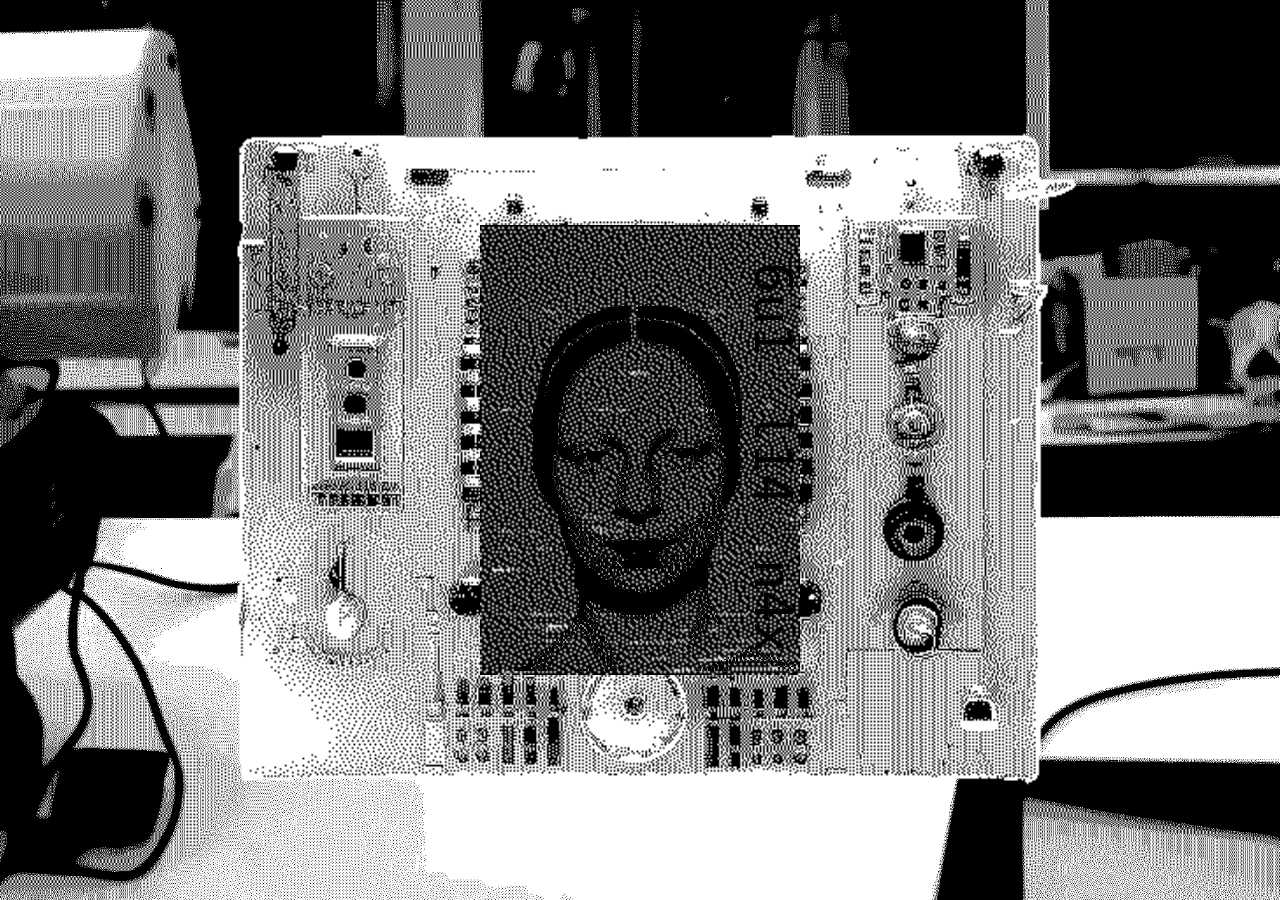
<file: exemple01/index.html>
<!DOCTYPE html>

<html>
    <head>
        <title>Portrait robot</title>
        <meta charset="utf-8">
        <link href="site.css" rel="stylesheet">
    </head>
    
    <body>
        <div id="machine">
            <div id="visage">
                <iframe id="frame1" src="frame1/a.html"></iframe>
                <iframe id="frame2" src="frame2/a.html"></iframe>
                <iframe id="frame3" src="frame3/a.html"></iframe>
            </div>
        </div>
    </body>

</html>
</file>
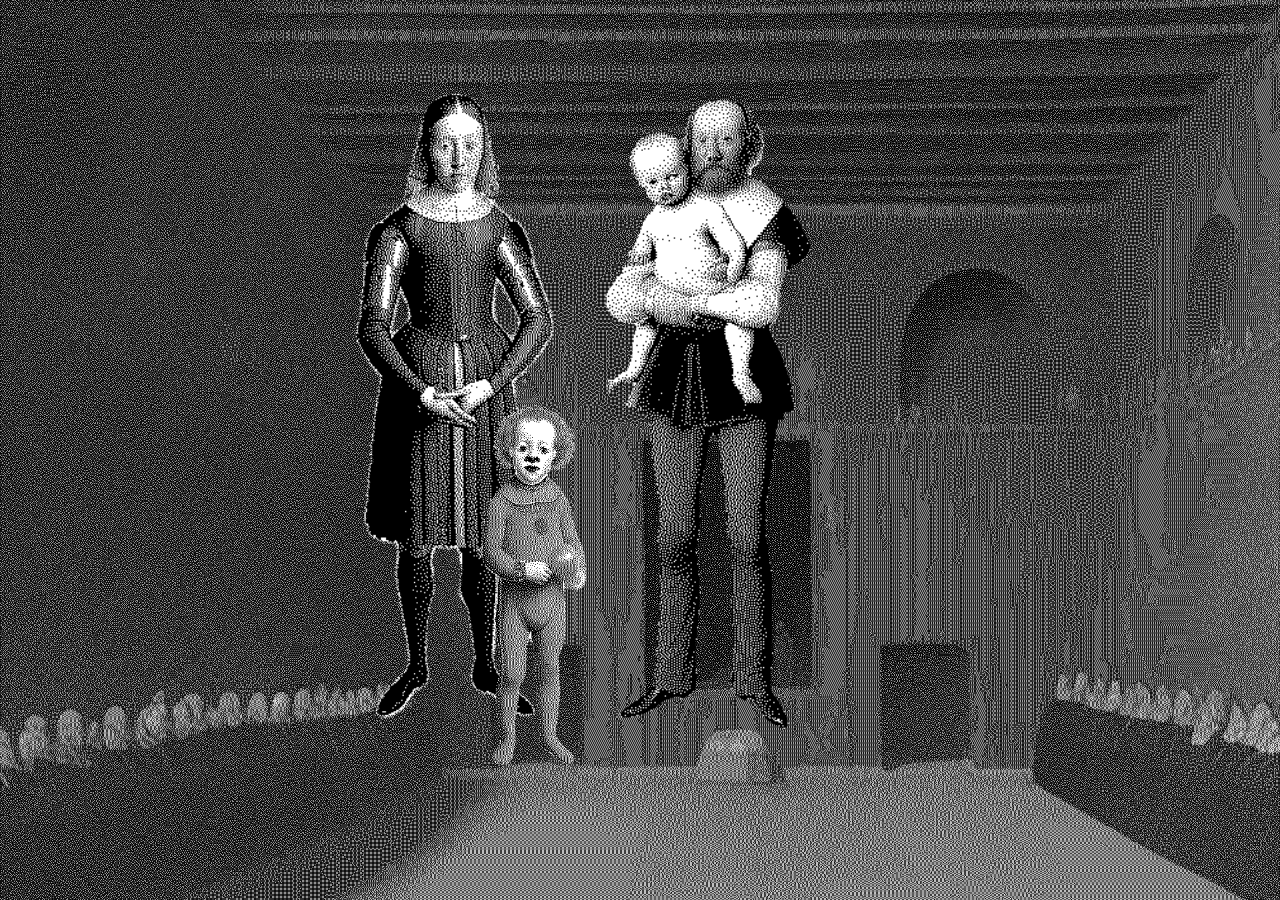
<file: exemple02/index.html>
<!DOCTYPE html>

<html>
    <head>
        <title>Autre exemple</title>
        <meta charset="utf-8">
        <link href="site.css" rel="stylesheet">
    </head>
    
    <body>
        <iframe id="frame1" src="frame1/01.html"></iframe>
        <iframe id="frame2" src="frame2/01.html"></iframe>
        <iframe id="frame3" src="frame3/01.html"></iframe>
    </body>

</html>
</file>
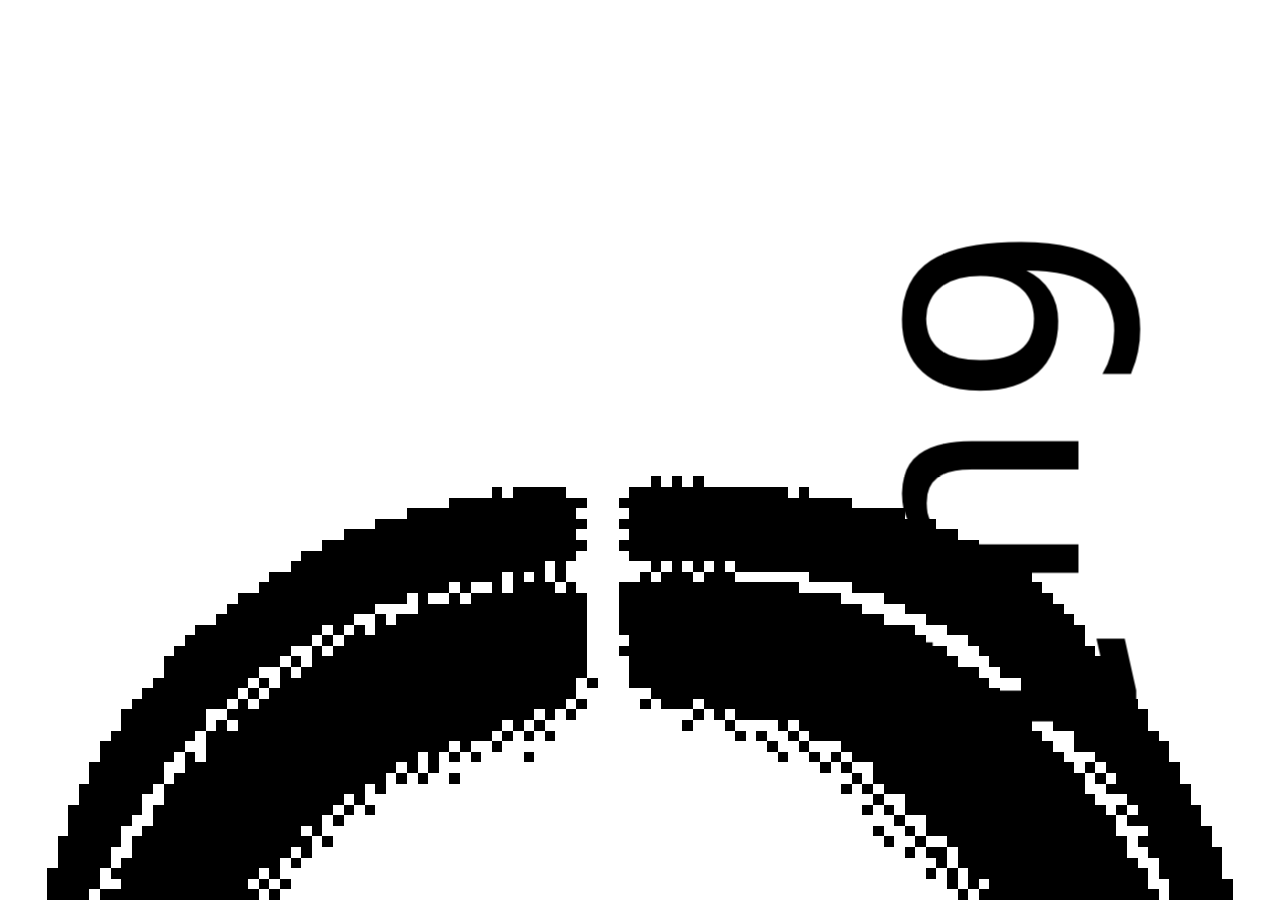
<file: exemple01/frame1/a.html>
<!DOCTYPE html>

<html>
    <head>
        <meta charset="utf-8">
        <link href="../frames.css" rel="stylesheet">
        <link href="frame1.css" rel="stylesheet">
    </head>
    
    <body>
        <a href="b.html">
            <div id="next"></div>
        </a>
        <h1>6u1</h1>
    </body>

    <style>
        body{
            background-image: url(a.png);
        }
    </style>

</html>
</file>
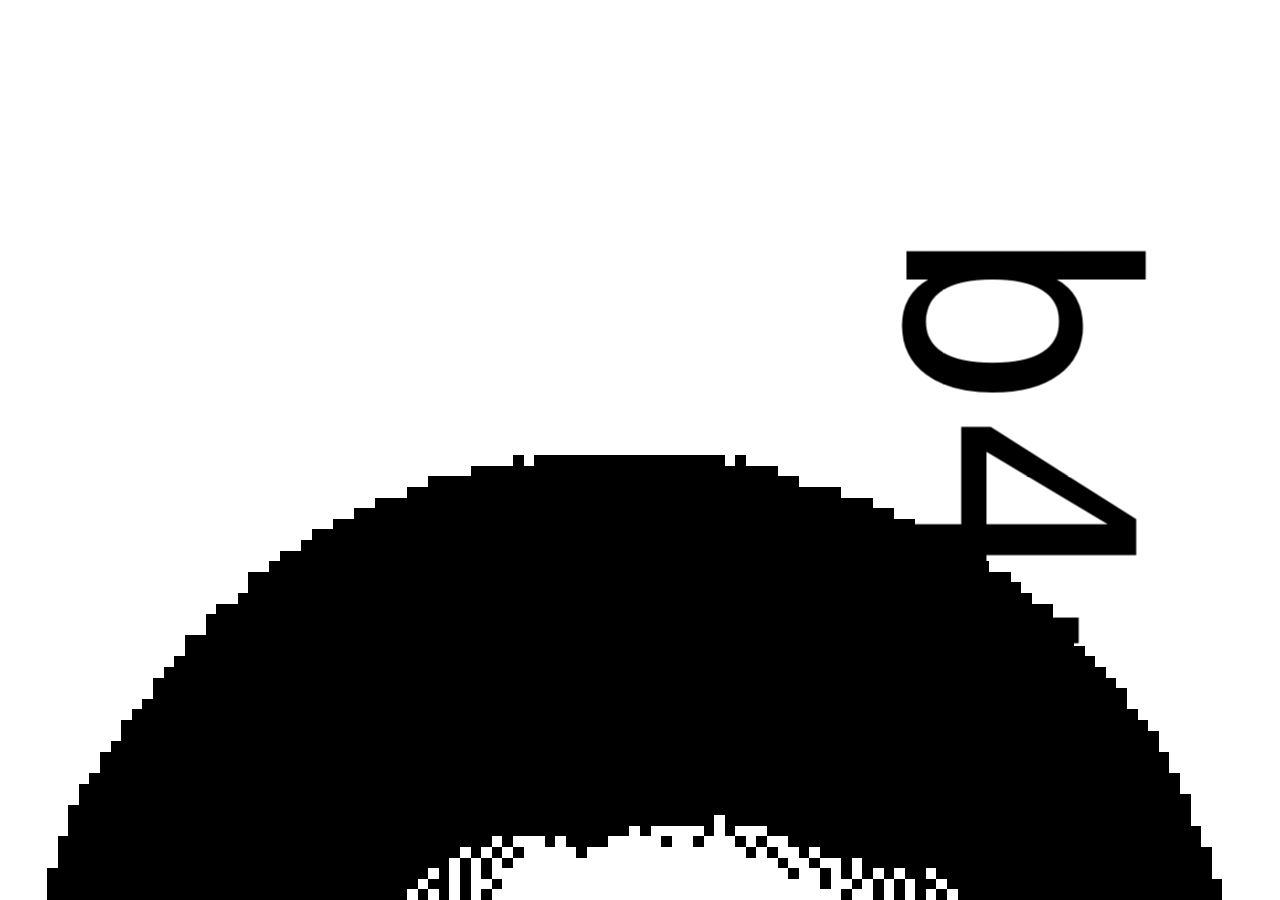
<file: exemple01/frame1/b.html>
<!DOCTYPE html>

<html>
    <head>
        <meta charset="utf-8">
        <link href="../frames.css" rel="stylesheet">
        <link href="frame1.css" rel="stylesheet">
    </head>
    
    <body>
        <a href="c.html">
            <div id="next"></div>
        </a>
        <h1>b4m</h1>
    </body>

    <style>
        body{
            background-image: url(b.png);
        }
    </style>

</html>
</file>
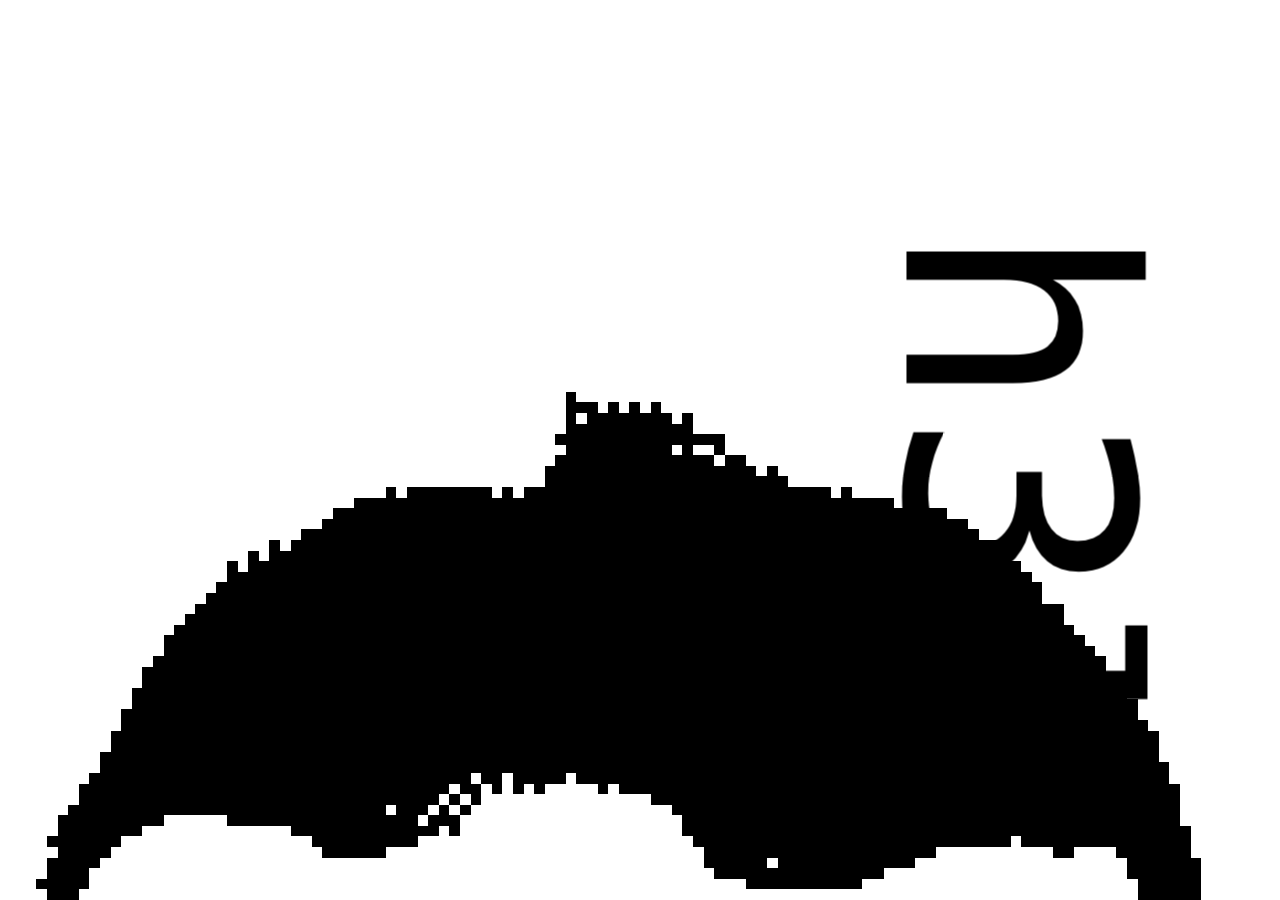
<file: exemple01/frame1/c.html>
<!DOCTYPE html>

<html>
    <head>
        <meta charset="utf-8">
        <link href="../frames.css" rel="stylesheet">
        <link href="frame1.css" rel="stylesheet">
    </head>
    
    <body>
        <a href="d.html">
            <div id="next"></div>
        </a>
        <h1>h3l</h1>
    </body>

    <style>
        body{
            background-image: url(c.png);
        }
    </style>

</html>
</file>
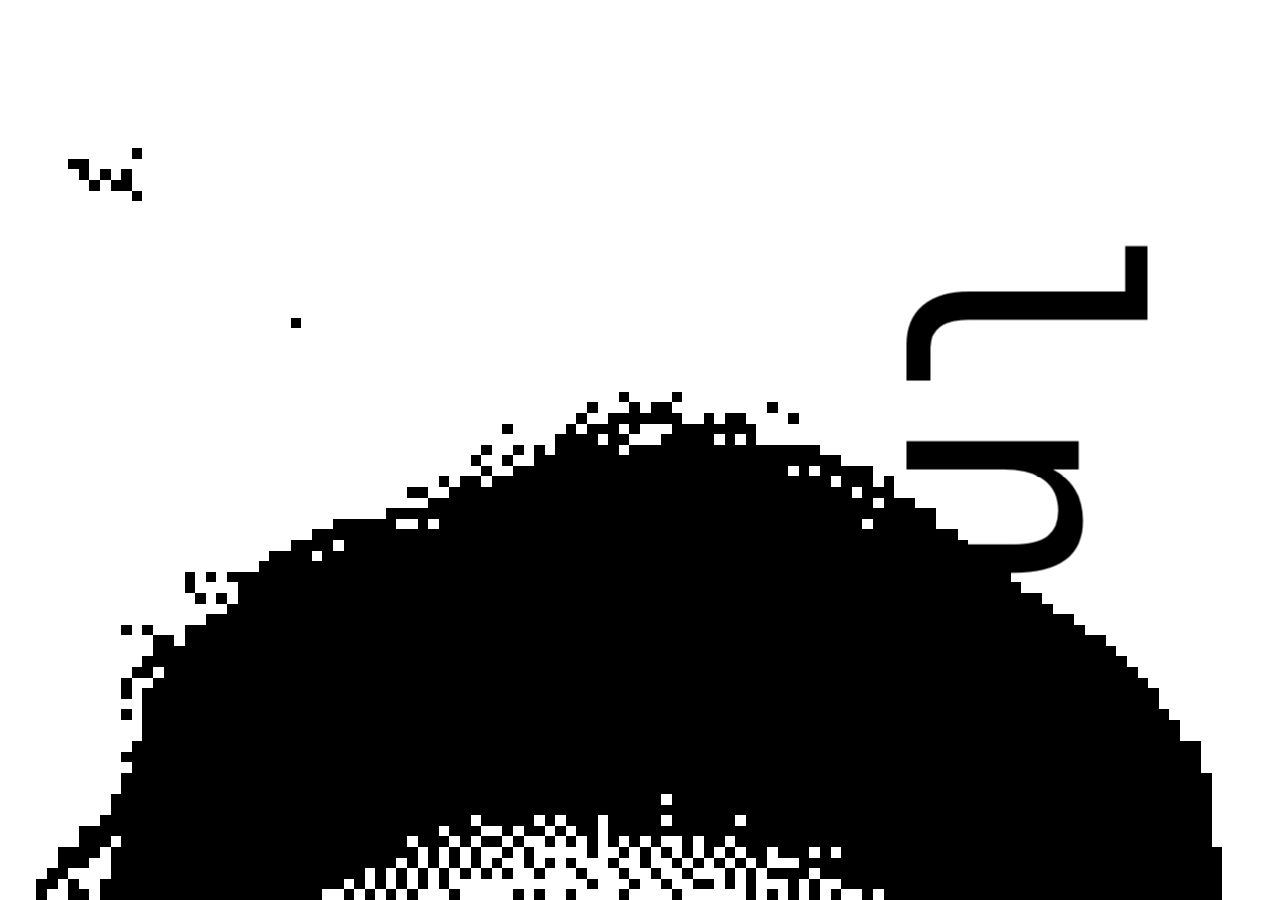
<file: exemple01/frame1/d.html>
<!DOCTYPE html>

<html>
    <head>
        <meta charset="utf-8">
        <link href="../frames.css" rel="stylesheet">
        <link href="frame1.css" rel="stylesheet">
    </head>
    
    <body>
        <a href="a.html">
            <div id="next"></div>
        </a>
        <h1>lnd</h1>
    </body>

    <style>
        body{
            background-image: url(d.png);
        }
    </style>

</html>
</file>
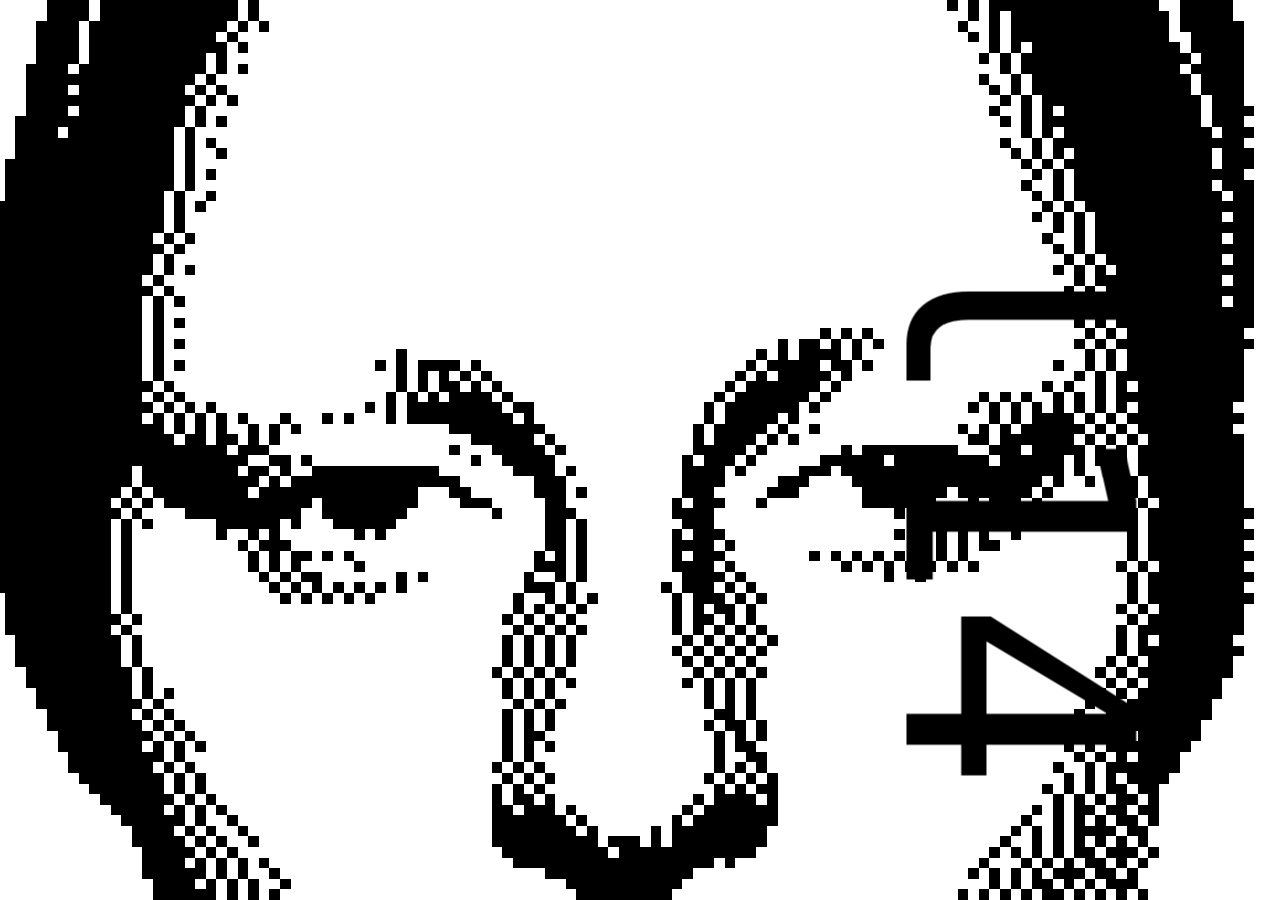
<file: exemple01/frame2/a.html>
<!DOCTYPE html>

<html>
    <head>
        <meta charset="utf-8">
        <link href="../frames.css" rel="stylesheet">
        <link href="frame2.css" rel="stylesheet">
    </head>
    
    <body>
        <a href="b.html">
            <div id="next"></div>
        </a>
        <h1>l14</h1>
    </body>

    <style>
        body{
            background-image: url(a.png);
        }
    </style>

</html>
</file>
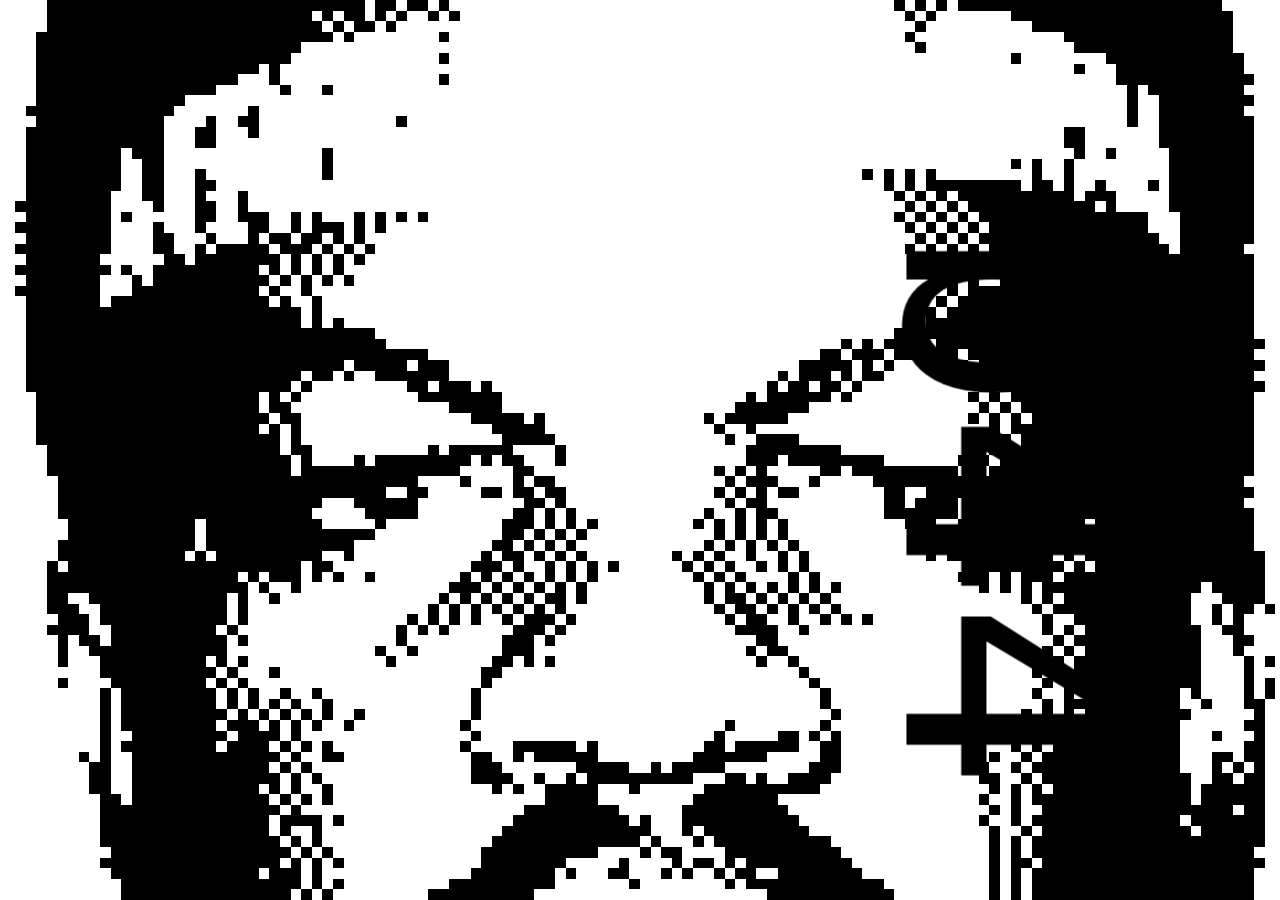
<file: exemple01/frame2/b.html>
<!DOCTYPE html>

<html>
    <head>
        <meta charset="utf-8">
        <link href="../frames.css" rel="stylesheet">
        <link href="frame2.css" rel="stylesheet">
    </head>
    
    <body>
        <a href="c.html">
            <div id="next"></div>
        </a>
        <h1>b44</h1>
    </body>

    <style>
        body{
            background-image: url(b.png);
        }
    </style>

</html>
</file>
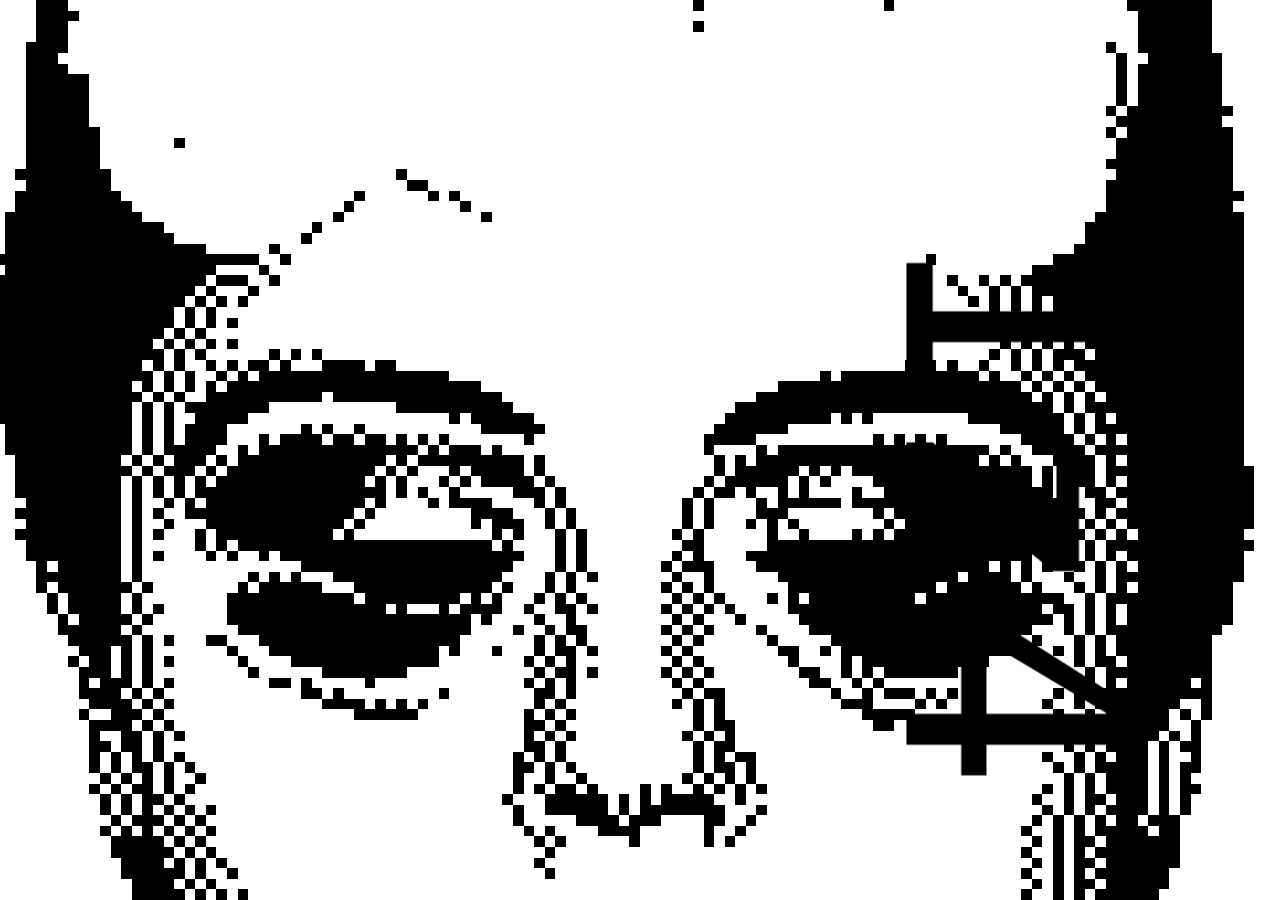
<file: exemple01/frame2/c.html>
<!DOCTYPE html>

<html>
    <head>
        <meta charset="utf-8">
        <link href="../frames.css" rel="stylesheet">
        <link href="frame2.css" rel="stylesheet">
    </head>
    
    <body>
        <a href="d.html">
            <div id="next"></div>
        </a>
        <h1>1z4</h1>
    </body>

    <style>
        body{
            background-image: url(c.png);
        }
    </style>

</html>
</file>
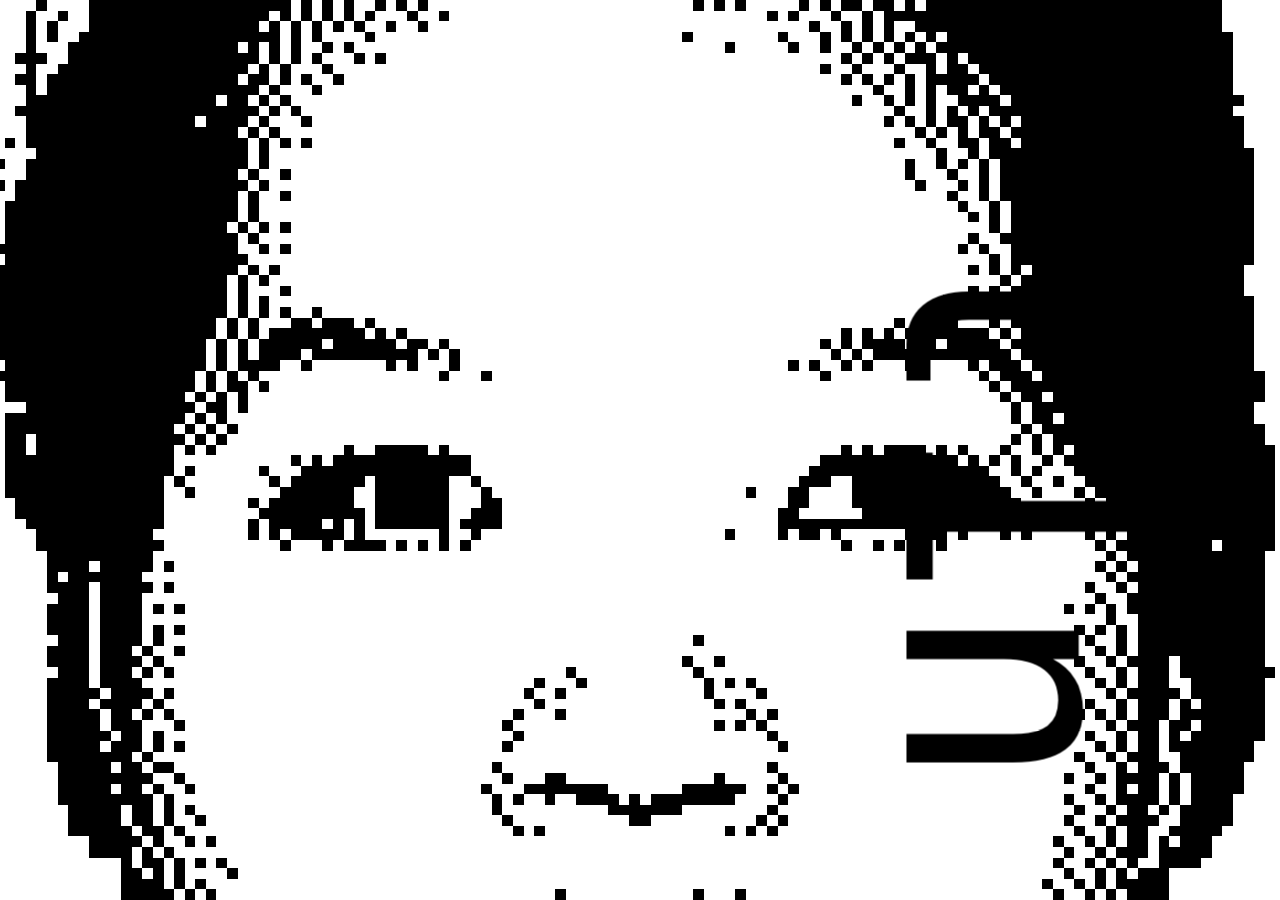
<file: exemple01/frame2/d.html>
<!DOCTYPE html>

<html>
    <head>
        <meta charset="utf-8">
        <link href="../frames.css" rel="stylesheet">
        <link href="frame2.css" rel="stylesheet">
    </head>
    
    <body>
        <a href="a.html">
            <div id="next"></div>
        </a>
        <h1>l1n</h1>
    </body>

    <style>
        body{
            background-image: url(d.png);
        }
    </style>

</html>
</file>
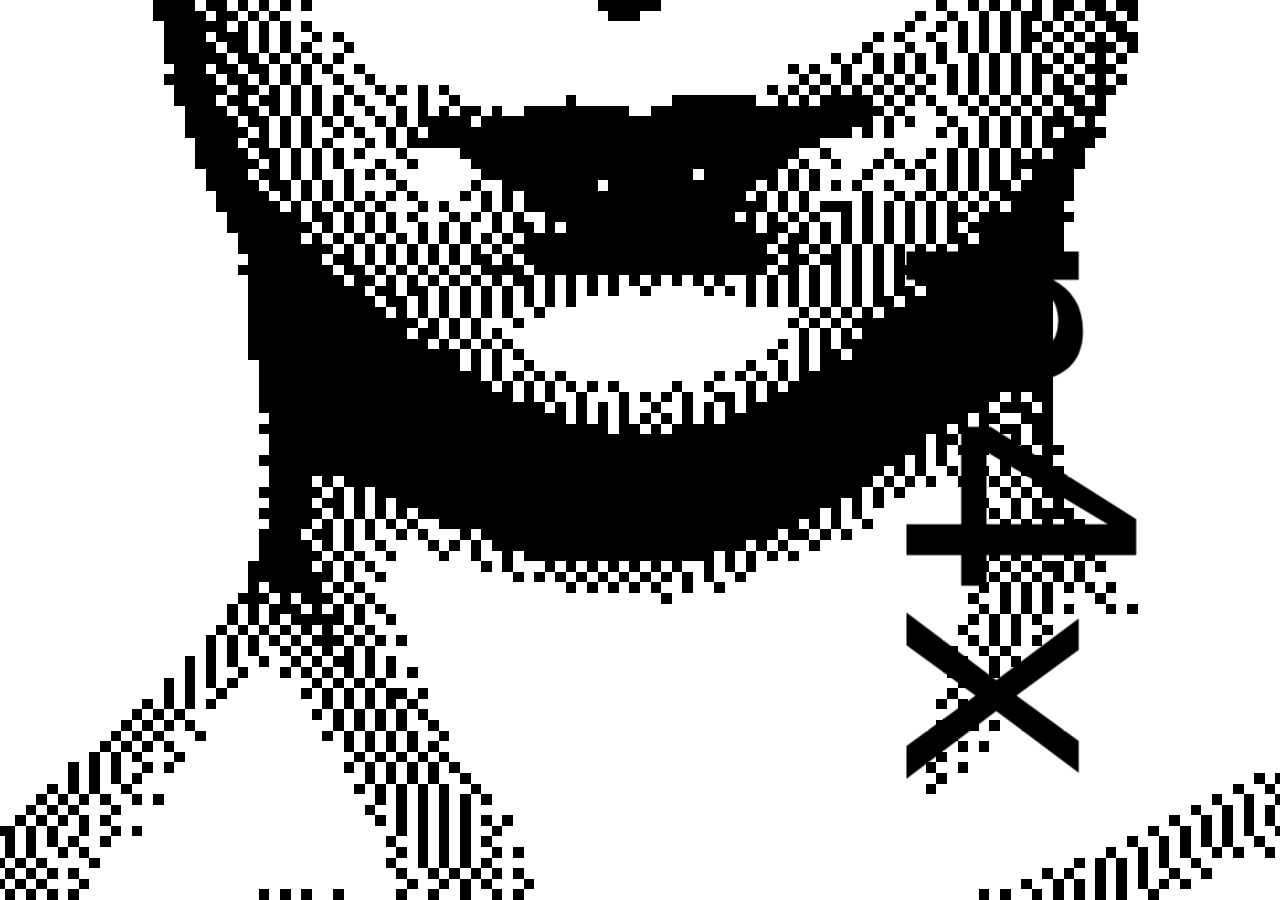
<file: exemple01/frame3/a.html>
<!DOCTYPE html>

<html>
    <head>
        <meta charset="utf-8">
        <link href="../frames.css" rel="stylesheet">
        <link href="frame3.css" rel="stylesheet">
    </head>
    
    <body>
        <a href="b.html">
            <div id="next"></div>
        </a>
        <h1>n4x</h1>
    </body>

    <style>
        body{
            background-image: url(a.png);
        }
    </style>

</html>
</file>
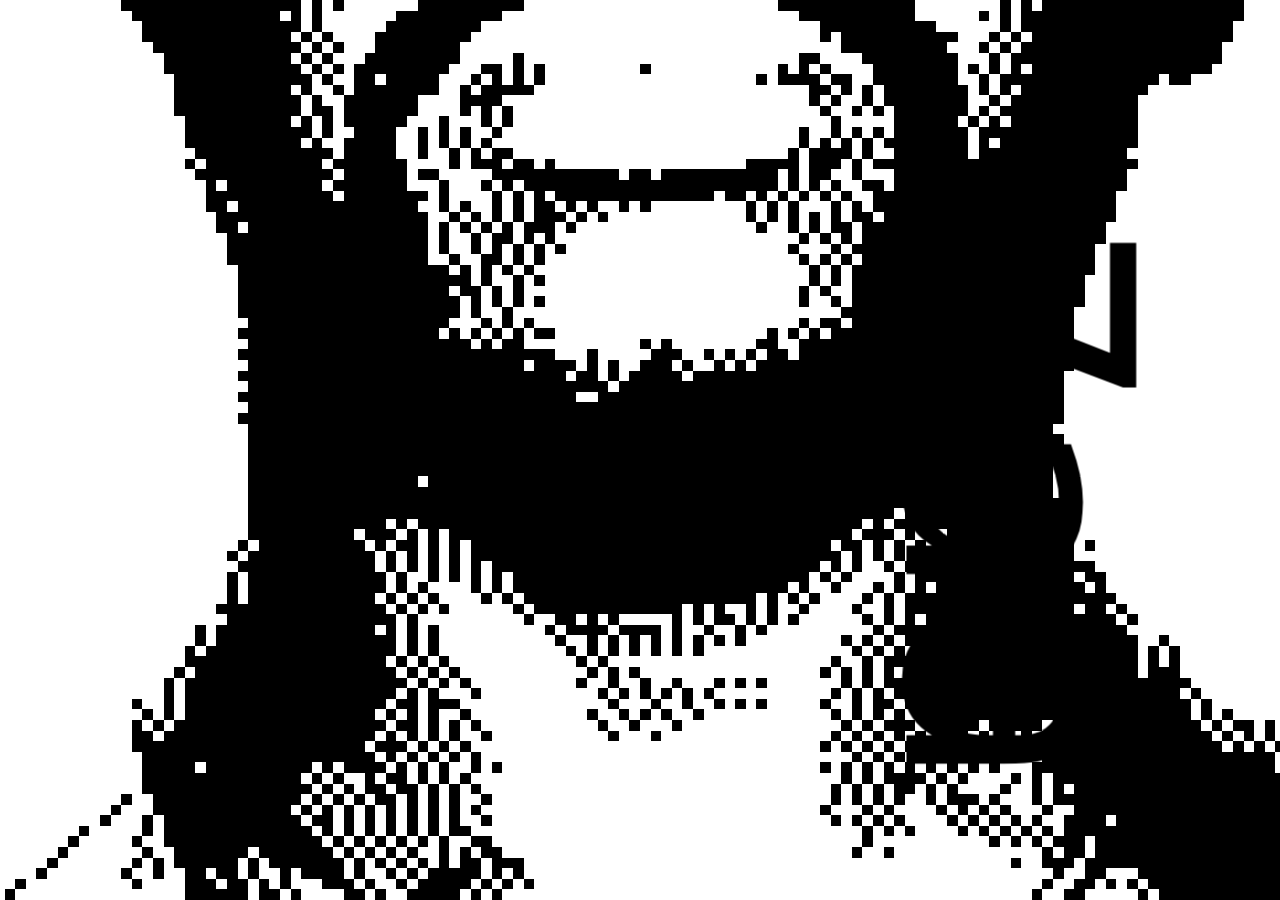
<file: exemple01/frame3/b.html>
<!DOCTYPE html>

<html>
    <head>
        <meta charset="utf-8">
        <link href="../frames.css" rel="stylesheet">
        <link href="frame3.css" rel="stylesheet">
    </head>
    
    <body>
        <a href="c.html">
            <div id="next"></div>
        </a>
        <h1>7aa</h1>
    </body>

    <style>
        body{
            background-image: url(b.png);
        }
    </style>

</html>
</file>
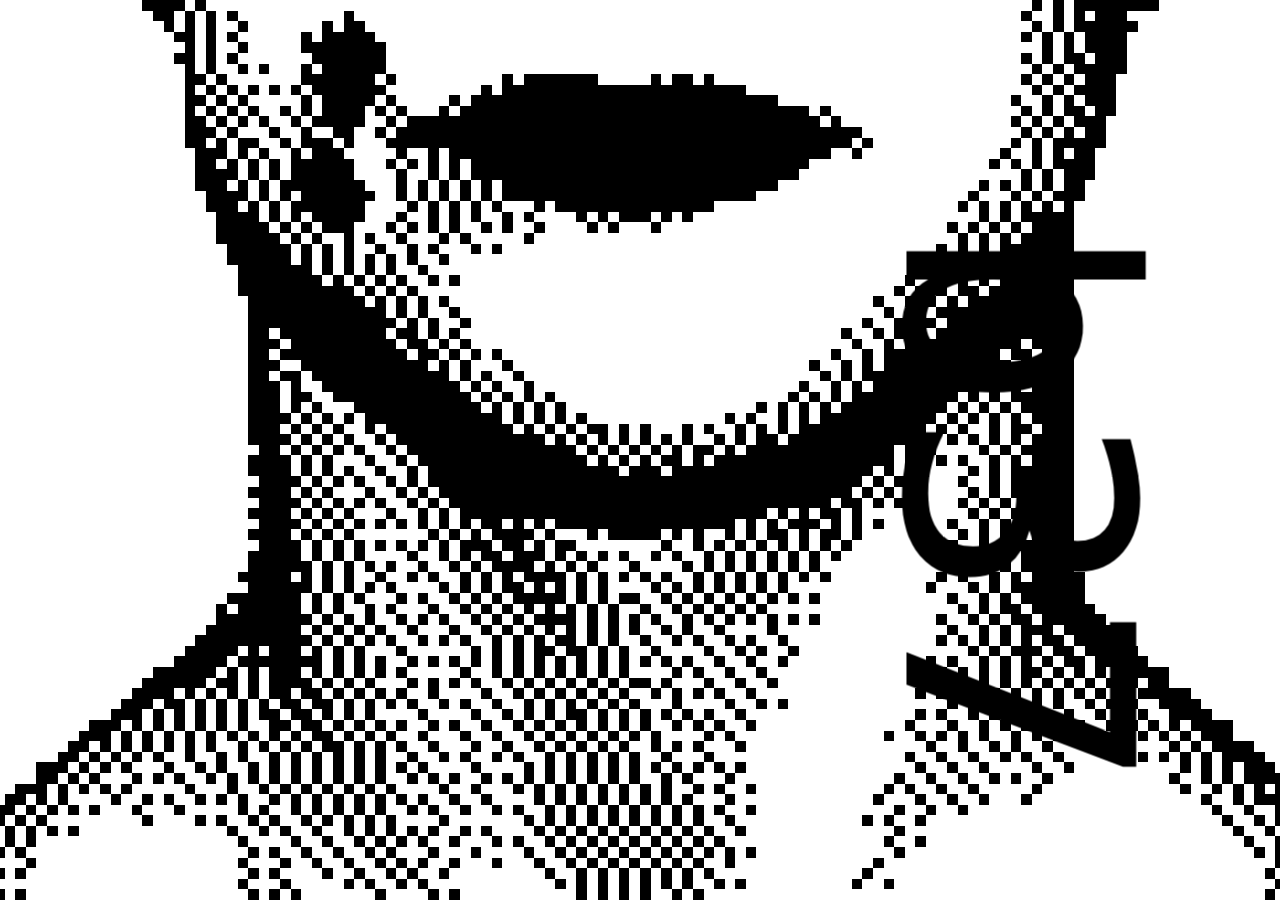
<file: exemple01/frame3/c.html>
<!DOCTYPE html>

<html>
    <head>
        <meta charset="utf-8">
        <link href="../frames.css" rel="stylesheet">
        <link href="frame3.css" rel="stylesheet">
    </head>
    
    <body>
        <a href="d.html">
            <div id="next"></div>
        </a>
        <h1>b37</h1>
    </body>

    <style>
        body{
            background-image: url(c.png);
        }
    </style>

</html>
</file>
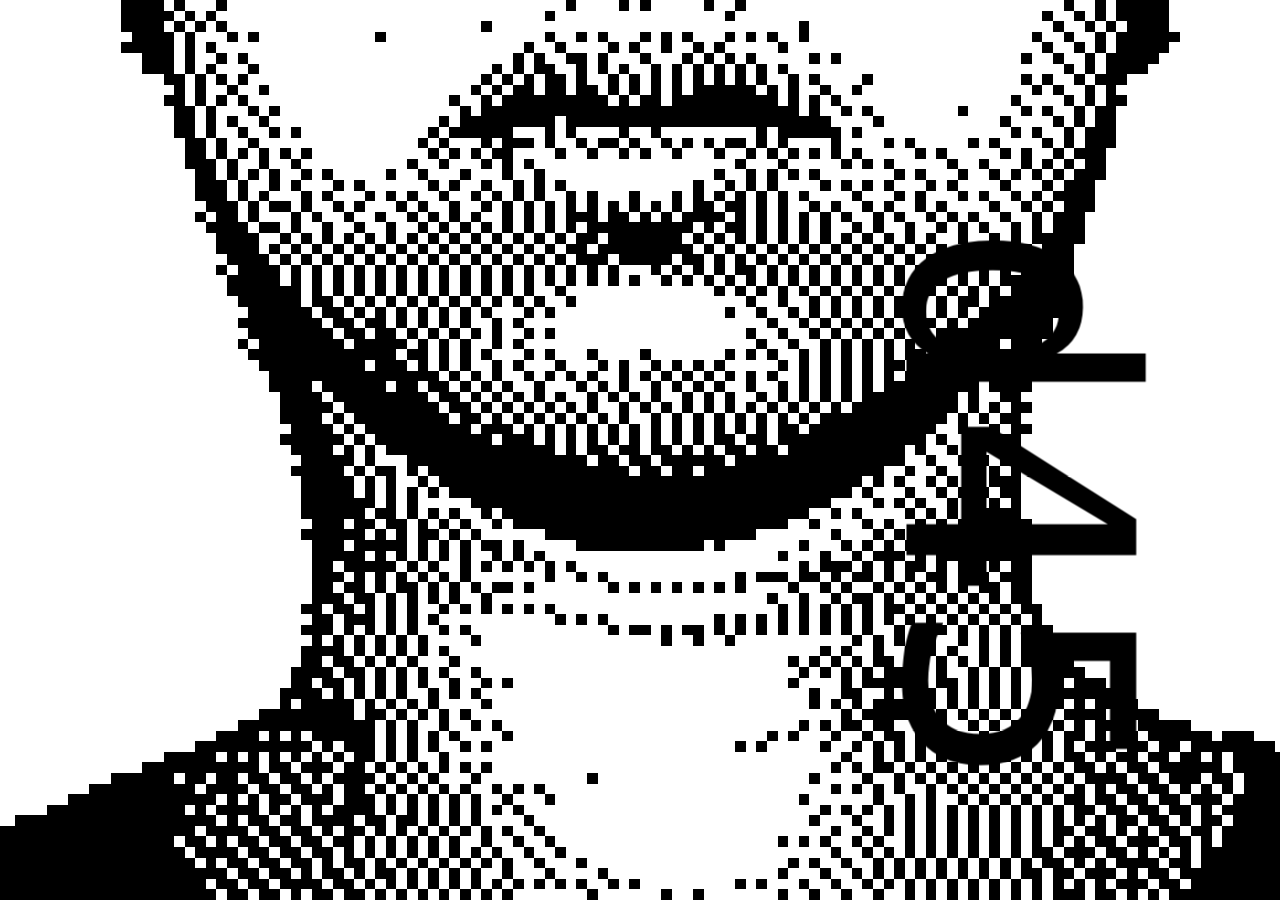
<file: exemple01/frame3/d.html>
<!DOCTYPE html>

<html>
    <head>
        <meta charset="utf-8">
        <link href="../frames.css" rel="stylesheet">
        <link href="frame3.css" rel="stylesheet">
    </head>
    
    <body>
        <a href="a.html">
            <div id="next"></div>
        </a>
        <h1>d45</h1>
    </body>

    <style>
        body{
            background-image: url(d.png);
        }
    </style>

</html>
</file>
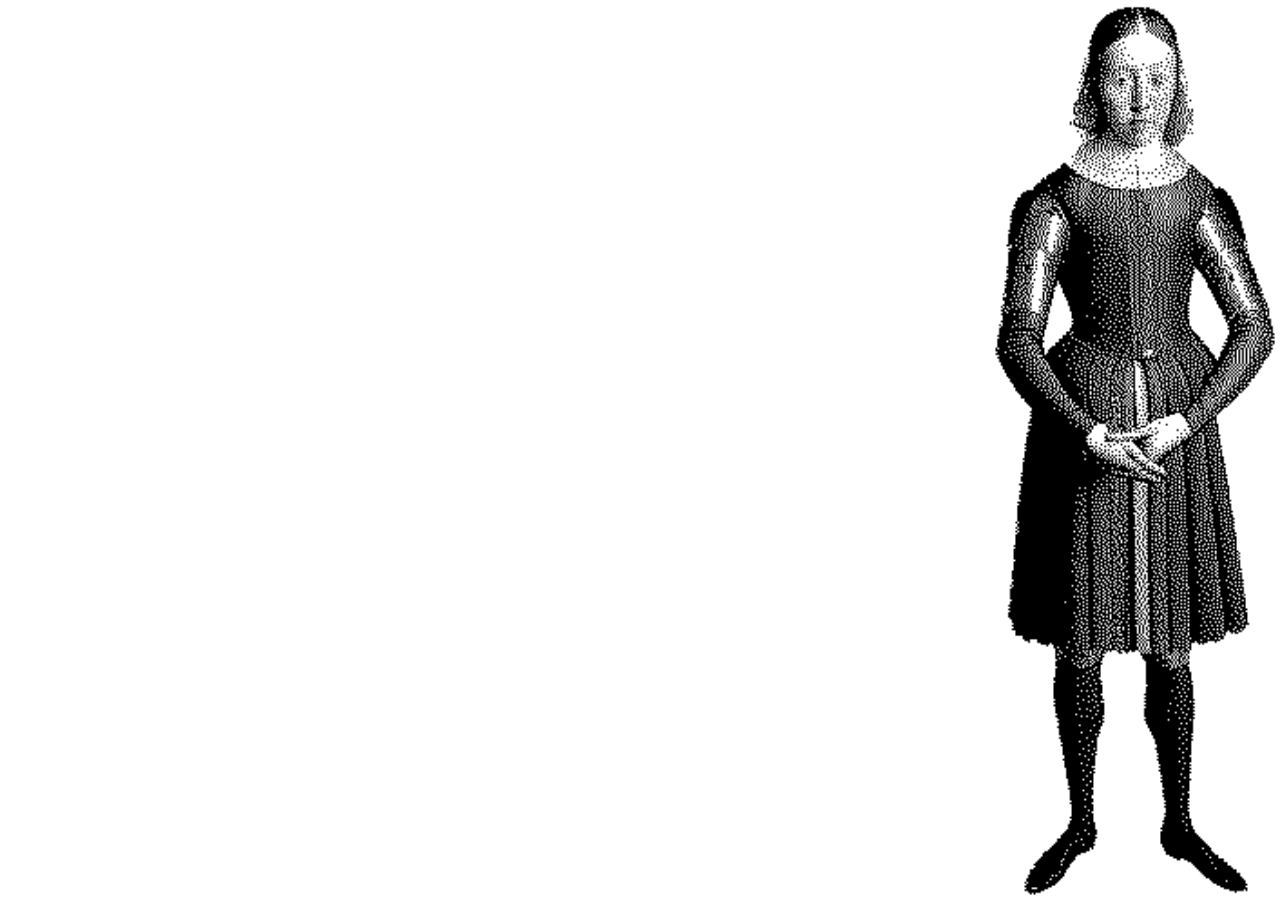
<file: exemple02/frame1/01.html>
<!DOCTYPE html>

<html>
    <head>
        <meta charset="utf-8">
        <link href="../frames.css" rel="stylesheet">
    </head>
    
    <body>
        <a href="02.html">
            <div id="next" class="autofit"></div>
        </a>
    </body>

    <style>
        #next{
            background-image: url(01.png);
            background-position: right center;
        }
    </style>

</html>
</file>
<file: exemple01/site.css>
html, body{
    margin:0;
    padding:0;
    width:100%;
    height:100%;

    background-image: url(img/bgbw.png);
    background-position: center;
    background-size: cover;
}

#machine{
    width:100vw;
    min-width:45vh;
    height:100vh;
    background-image: url(img/oscillo2bw.png);
    background-size:contain;
    background-position: center;
    background-repeat:no-repeat;
    z-index: 30;

    /* pour aligner #visage */
    display:flex;
    justify-content: center;
    align-items: center;
}

#visage {
    width:25%;
    min-width:300px;
    height:50%;
    background-image: url(img/tv.gif);
    background-size:cover;
    background-position: center;
}

/* chacune des 3 iframes de la page */
#visage iframe{
    display:block; /* par défaut, une iframe n'est pas "block" */
    width:100%;
    height:33%;
    border:none; /* par défaut la frame a un bord : donc on l'enlève */
}
</file>
<file: exemple02/site.css>
body{
    margin:0;
    padding:0;
    height:100vh;
    background-image: url(BG.png);
    background-size: cover;
    background-position: center;
    background-repeat: no-repeat;
}

iframe{
    position:fixed;
    border:none;
}

#frame1{
    left:20%;
    top:10%;
    height:70vh;
}

#frame2{
    left:40%;
    top:11%;
    height:70vh;
}

#frame3{
    left:30%;
    bottom:15%;
    height:40vh;
}
</file>
<file: exemple01/frames.css>
html,body{
    margin:0;
    padding:0;
    width:100%;
    height:100%;
    image-rendering: pixelated;
    font-family: monospace;
}
body{
    background-repeat: no-repeat;
    background-size: cover;
}

h1{
    position:fixed;
    bottom:0;
    right:-20px;
    transform: rotate(90deg);
    font-size: 35vh;
    font-weight: normal;
    color:#000;
}

#next{
    width:100%;
    height:100%;
}
</file>
<file: exemple01/frame1/frame1.css>
body{
    background-position: center bottom;
}
</file>
<file: exemple01/frame2/frame2.css>
body{
    background-position: center center;
}
</file>
<file: exemple01/frame3/frame3.css>
body{
    background-position: center top;
}
</file>
<file: exemple02/frames.css>
body{
    margin:0;
    padding:0;
    image-rendering: -webkit-optimize-contrast;
    image-rendering: crisp-edges;
}

#next{
    height:100vh;
}

.autofit{
    background-size: contain;
    background-repeat: no-repeat;
    background-position: center;
}
</file>
